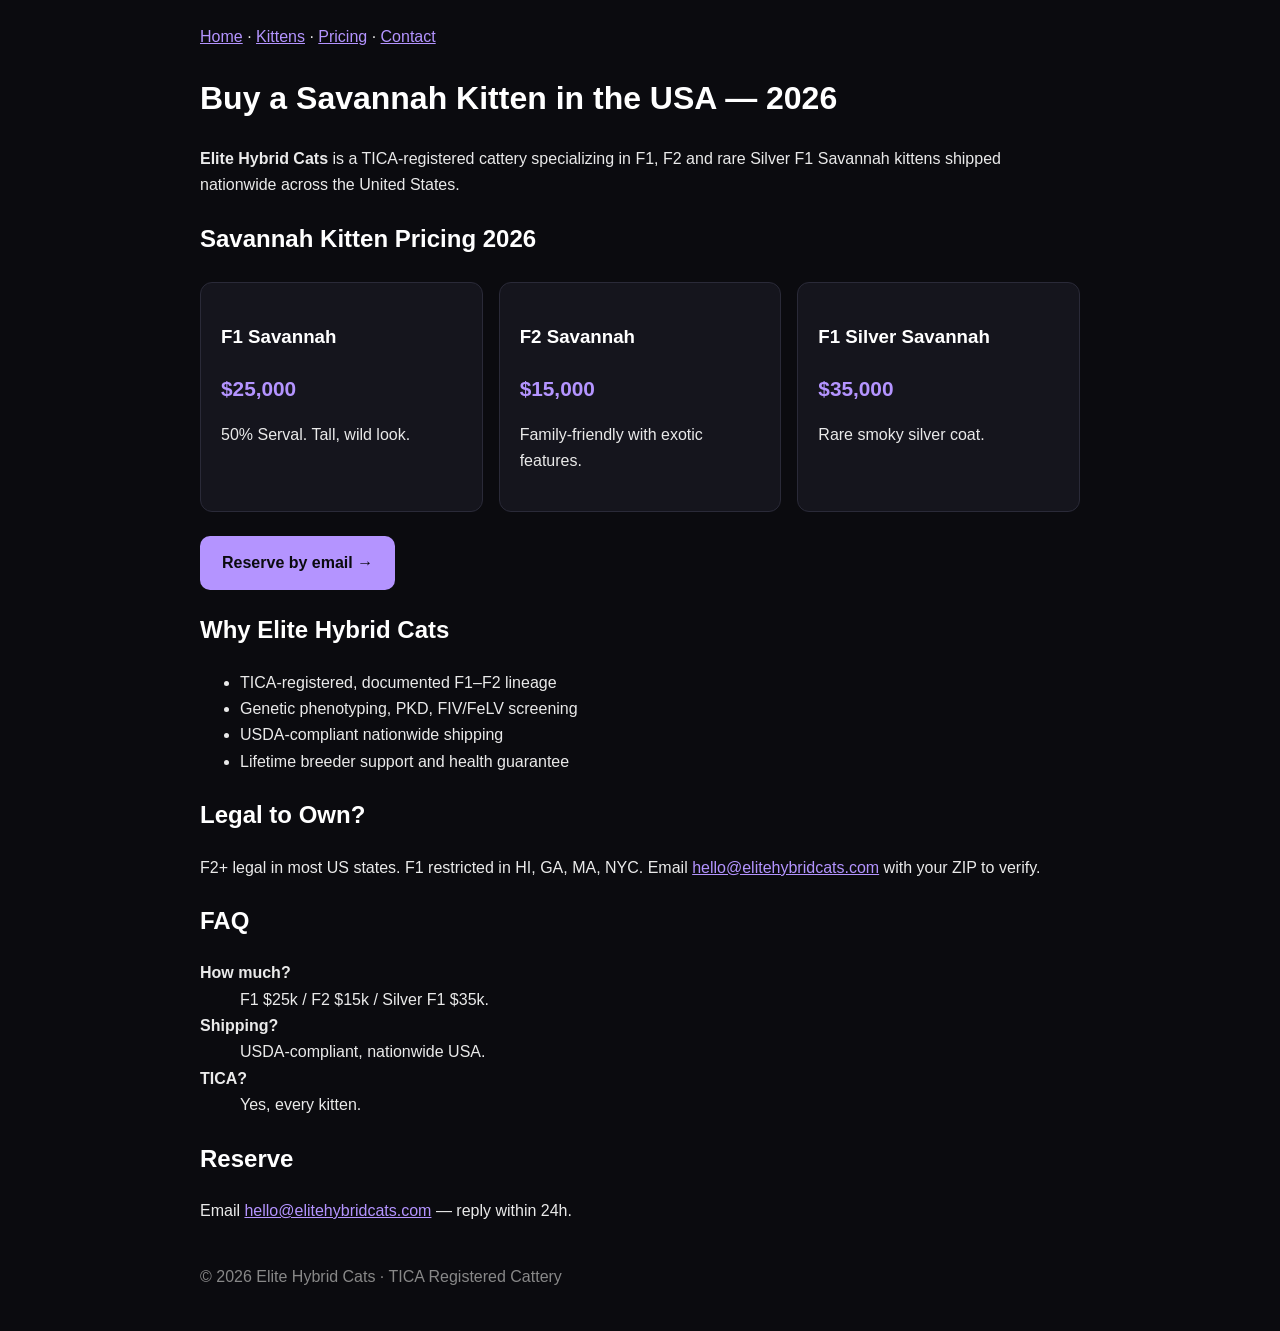
<file: buy-savannah-kitten-usa.html>
<!DOCTYPE html>
<html lang="en">
<head>
<meta charset="UTF-8">
<meta name="viewport" content="width=device-width,initial-scale=1">
<title>Buy Savannah Kitten USA 2026 — F1, F2, Silver F1 | Elite Hybrid Cats</title>
<meta name="description" content="Buy Savannah kittens in the USA from Elite Hybrid Cats, TICA-registered cattery. F1 $25,000, F2 $15,000, F1 Silver $35,000. Health-tested, nationwide shipping.">
<link rel="canonical" href="https://elitehybridcats.com/buy-savannah-kitten-usa.html">
<meta property="og:title" content="Buy Savannah Kitten USA — Elite Hybrid Cats">
<meta property="og:url" content="https://elitehybridcats.com/buy-savannah-kitten-usa.html">
<script async src="https://www.googletagmanager.com/gtag/js?id=G-SEJQGQ354G"></script>
<script>window.dataLayer=window.dataLayer||[];function gtag(){dataLayer.push(arguments)}gtag('js',new Date());gtag('config','G-SEJQGQ354G');</script>
<script type="application/ld+json">{"@context":"https://schema.org","@graph":[{"@type":"Product","name":"F1 Savannah Kitten","brand":{"@type":"Brand","name":"Elite Hybrid Cats"},"offers":{"@type":"Offer","priceCurrency":"USD","price":"25000","availability":"https://schema.org/InStock","url":"https://elitehybridcats.com/buy-savannah-kitten-usa.html"}},{"@type":"Product","name":"F2 Savannah Kitten","brand":{"@type":"Brand","name":"Elite Hybrid Cats"},"offers":{"@type":"Offer","priceCurrency":"USD","price":"15000","availability":"https://schema.org/InStock","url":"https://elitehybridcats.com/buy-savannah-kitten-usa.html"}},{"@type":"Product","name":"F1 Silver Savannah","brand":{"@type":"Brand","name":"Elite Hybrid Cats"},"offers":{"@type":"Offer","priceCurrency":"USD","price":"35000","availability":"https://schema.org/InStock","url":"https://elitehybridcats.com/buy-savannah-kitten-usa.html"}},{"@type":"FAQPage","mainEntity":[{"@type":"Question","name":"How much does a Savannah kitten cost in the USA?","acceptedAnswer":{"@type":"Answer","text":"F1 from $25,000, F2 from $15,000, F1 Silver from $35,000."}},{"@type":"Question","name":"Do you ship nationwide?","acceptedAnswer":{"@type":"Answer","text":"Yes, USDA-compliant nationwide USA shipping."}},{"@type":"Question","name":"Are kittens TICA-registered?","acceptedAnswer":{"@type":"Answer","text":"Yes, every kitten with TICA papers and health guarantee."}},{"@type":"Question","name":"How to reserve?","acceptedAnswer":{"@type":"Answer","text":"Email hello@elitehybridcats.com with state, generation and timeline."}}]},{"@type":"Organization","name":"Elite Hybrid Cats","url":"https://elitehybridcats.com","email":"hello@elitehybridcats.com"}]}</script>
<style>body{font-family:-apple-system,Segoe UI,Roboto,Arial,sans-serif;max-width:880px;margin:0 auto;padding:24px;color:#eaeaea;background:#0b0b0f;line-height:1.65}h1,h2,h3{color:#fff}a{color:#b494ff}.g{display:grid;grid-template-columns:repeat(auto-fit,minmax(230px,1fr));gap:16px;margin:24px 0}.p{background:#15151d;border:1px solid #2a2a38;border-radius:12px;padding:20px}.p b{font-size:1.3rem;color:#b494ff;display:block;margin:.3em 0}.cta{display:inline-block;background:#b494ff;color:#0b0b0f;padding:14px 22px;border-radius:10px;text-decoration:none;font-weight:700}</style>
</head>
<body>
<nav><a href="/">Home</a> · <a href="/kittens">Kittens</a> · <a href="/pricing">Pricing</a> · <a href="/contact">Contact</a></nav>
<h1>Buy a Savannah Kitten in the USA — 2026</h1>
<p><strong>Elite Hybrid Cats</strong> is a TICA-registered cattery specializing in F1, F2 and rare Silver F1 Savannah kittens shipped nationwide across the United States.</p>
<h2>Savannah Kitten Pricing 2026</h2>
<div class="g">
<div class="p"><h3>F1 Savannah</h3><b>$25,000</b><p>50% Serval. Tall, wild look.</p></div>
<div class="p"><h3>F2 Savannah</h3><b>$15,000</b><p>Family-friendly with exotic features.</p></div>
<div class="p"><h3>F1 Silver Savannah</h3><b>$35,000</b><p>Rare smoky silver coat.</p></div>
</div>
<a class="cta" href="mailto:hello@elitehybridcats.com?subject=Savannah%20Kitten%20USA">Reserve by email →</a>
<h2>Why Elite Hybrid Cats</h2>
<ul><li>TICA-registered, documented F1–F2 lineage</li><li>Genetic phenotyping, PKD, FIV/FeLV screening</li><li>USDA-compliant nationwide shipping</li><li>Lifetime breeder support and health guarantee</li></ul>
<h2>Legal to Own?</h2>
<p>F2+ legal in most US states. F1 restricted in HI, GA, MA, NYC. Email <a href="mailto:hello@elitehybridcats.com">hello@elitehybridcats.com</a> with your ZIP to verify.</p>
<h2>FAQ</h2>
<dl><dt><b>How much?</b></dt><dd>F1 $25k / F2 $15k / Silver F1 $35k.</dd><dt><b>Shipping?</b></dt><dd>USDA-compliant, nationwide USA.</dd><dt><b>TICA?</b></dt><dd>Yes, every kitten.</dd></dl>
<h2>Reserve</h2>
<p>Email <a href="mailto:hello@elitehybridcats.com">hello@elitehybridcats.com</a> — reply within 24h.</p>
<p style="color:#888;margin-top:40px">© 2026 Elite Hybrid Cats · TICA Registered Cattery</p>
</body>
</html>
</file>
